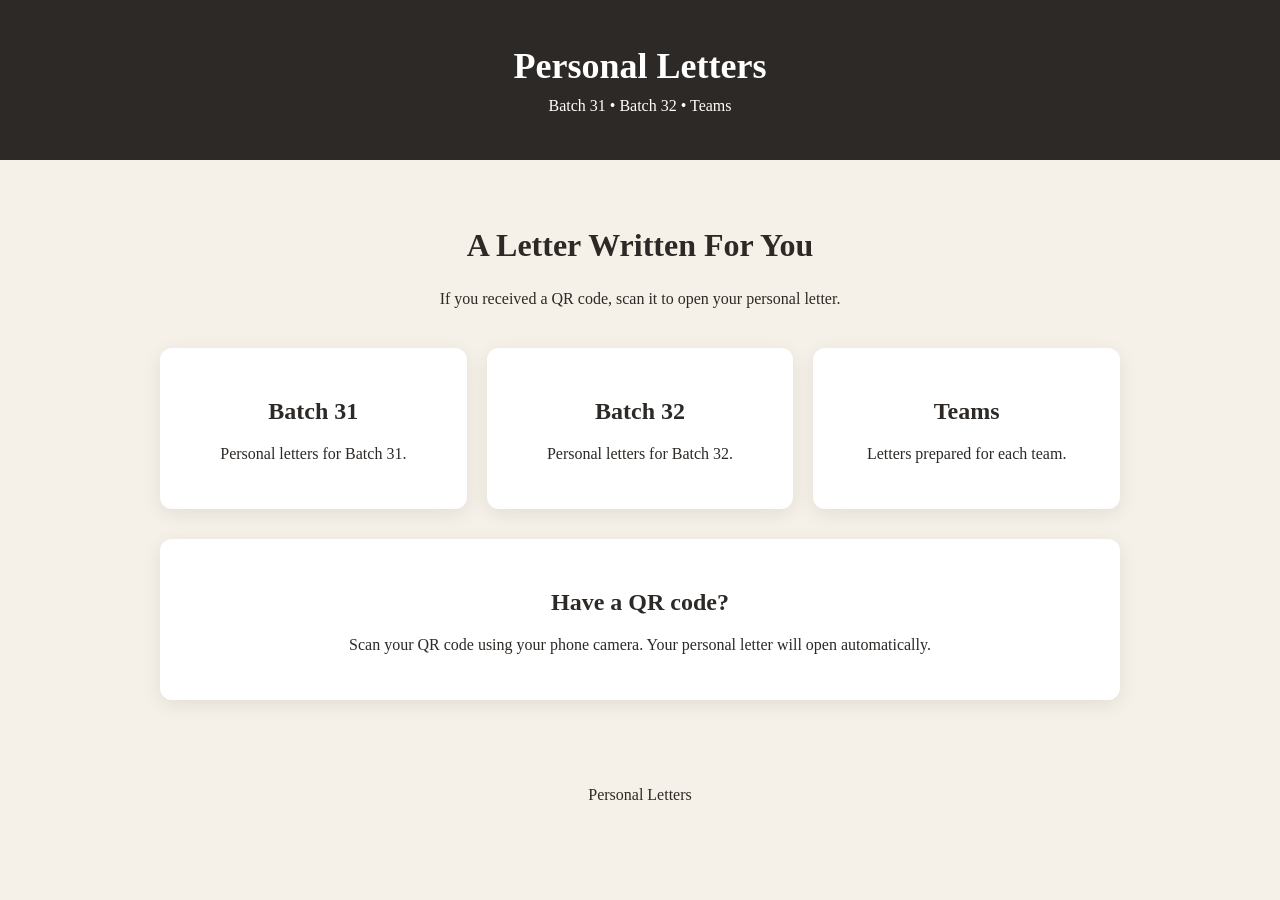
<file: index.html>
<!DOCTYPE html>
<html lang="en">

<head>
    <meta charset="UTF-8">

    <meta
        name="viewport"
        content="width=device-width, initial-scale=1.0"
    >

    <title>Personal Letters</title>

    <link rel="stylesheet" href="style.css">
</head>

<body>

<header class="header">

    <h1>Personal Letters</h1>

    <p>
        Batch 31 • Batch 32 • Teams
    </p>

</header>


<main class="home">

    <section class="welcome">

        <h2>A Letter Written For You</h2>

        <p>
            If you received a QR code,
            scan it to open your personal letter.
        </p>

    </section>


    <section class="cards">

        <div class="card">

            <h2>Batch 31</h2>

            <p>
                Personal letters for Batch 31.
            </p>

        </div>


        <div class="card">

            <h2>Batch 32</h2>

            <p>
                Personal letters for Batch 32.
            </p>

        </div>


        <div class="card">

            <h2>Teams</h2>

            <p>
                Letters prepared for each team.
            </p>

        </div>

    </section>


    <section class="qr-info">

        <h2>Have a QR code?</h2>

        <p>
            Scan your QR code using your phone camera.
            Your personal letter will open automatically.
        </p>

    </section>

</main>


<footer>

    <p>
        Personal Letters
    </p>

</footer>

</body>

</html>
</file>
<file: style.css>
* {
    box-sizing: border-box;
}

body {
    margin: 0;
    font-family: Georgia, "Times New Roman", serif;
    background: #f5f1e8;
    color: #2d2926;
}

.header {
    text-align: center;
    padding: 45px 20px;
    background: #2d2926;
    color: white;
}

.header h1 {
    margin: 0 0 10px;
    font-size: 36px;
}

.header p {
    margin: 0;
}

.home {
    max-width: 1000px;
    margin: auto;
    padding: 40px 20px;
}

.welcome {
    text-align: center;
    margin-bottom: 40px;
}

.welcome h2 {
    font-size: 32px;
}

.cards {
    display: grid;
    grid-template-columns: repeat(3, 1fr);
    gap: 20px;
}

.card,
.panel,
.letter-card,
.reply-card,
.qr-info {
    background: white;
    padding: 30px;
    border-radius: 12px;
    box-shadow: 0 5px 20px rgba(0,0,0,0.08);
}

.card {
    text-align: center;
}

.qr-info {
    margin-top: 30px;
    text-align: center;
}

footer {
    text-align: center;
    padding: 30px;
}

.admin-container,
.letter-container {
    max-width: 900px;
    margin: auto;
    padding: 30px 20px;
}

.panel {
    margin-bottom: 25px;
}

input,
select,
textarea {
    width: 100%;
    padding: 13px;
    margin: 8px 0 20px;
    border: 1px solid #ccc;
    border-radius: 6px;
    font: inherit;
}

textarea {
    min-height: 180px;
    resize: vertical;
}

button {
    border: none;
    background: #2d2926;
    color: white;
    padding: 12px 20px;
    border-radius: 6px;
    cursor: pointer;
    font-size: 15px;
}

button:hover {
    opacity: 0.85;
}

.hidden {
    display: none;
}

.dashboard-header {
    display: flex;
    justify-content: space-between;
    align-items: center;
    margin-bottom: 25px;
}

.danger {
    background: #8b3030;
}

.letter-item {
    border: 1px solid #ddd;
    border-radius: 8px;
    padding: 20px;
    margin-bottom: 15px;
}

.letter-item h3 {
    margin-top: 0;
}

.letter-content {
    white-space: pre-wrap;
    line-height: 1.8;
    font-size: 18px;
}

.letter-card {
    margin-bottom: 25px;
}

.reply-card {
    margin-bottom: 25px;
}

.error {
    text-align: center;
    max-width: 600px;
    margin: 50px auto;
    padding: 40px;
    background: white;
    border-radius: 12px;
}

.qr-item {
    display: inline-block;
    width: 220px;
    padding: 20px;
    margin: 10px;
    background: white;
    text-align: center;
    border: 1px solid #ddd;
}

@media (max-width: 700px) {

    .cards {
        grid-template-columns: 1fr;
    }

    .header h1 {
        font-size: 28px;
    }

    .dashboard-header {
        flex-direction: column;
        align-items: flex-start;
        gap: 15px;
    }

    .card,
    .panel,
    .letter-card,
    .reply-card {
        padding: 20px;
    }
}

@media print {

    body * {
        visibility: hidden;
    }

    #qrPrintArea,
    #qrPrintArea * {
        visibility: visible;
    }

    #qrPrintArea {
        position: absolute;
        left: 0;
        top: 0;
    }

    .qr-item {
        page-break-inside: avoid;
    }
  }
</file>
